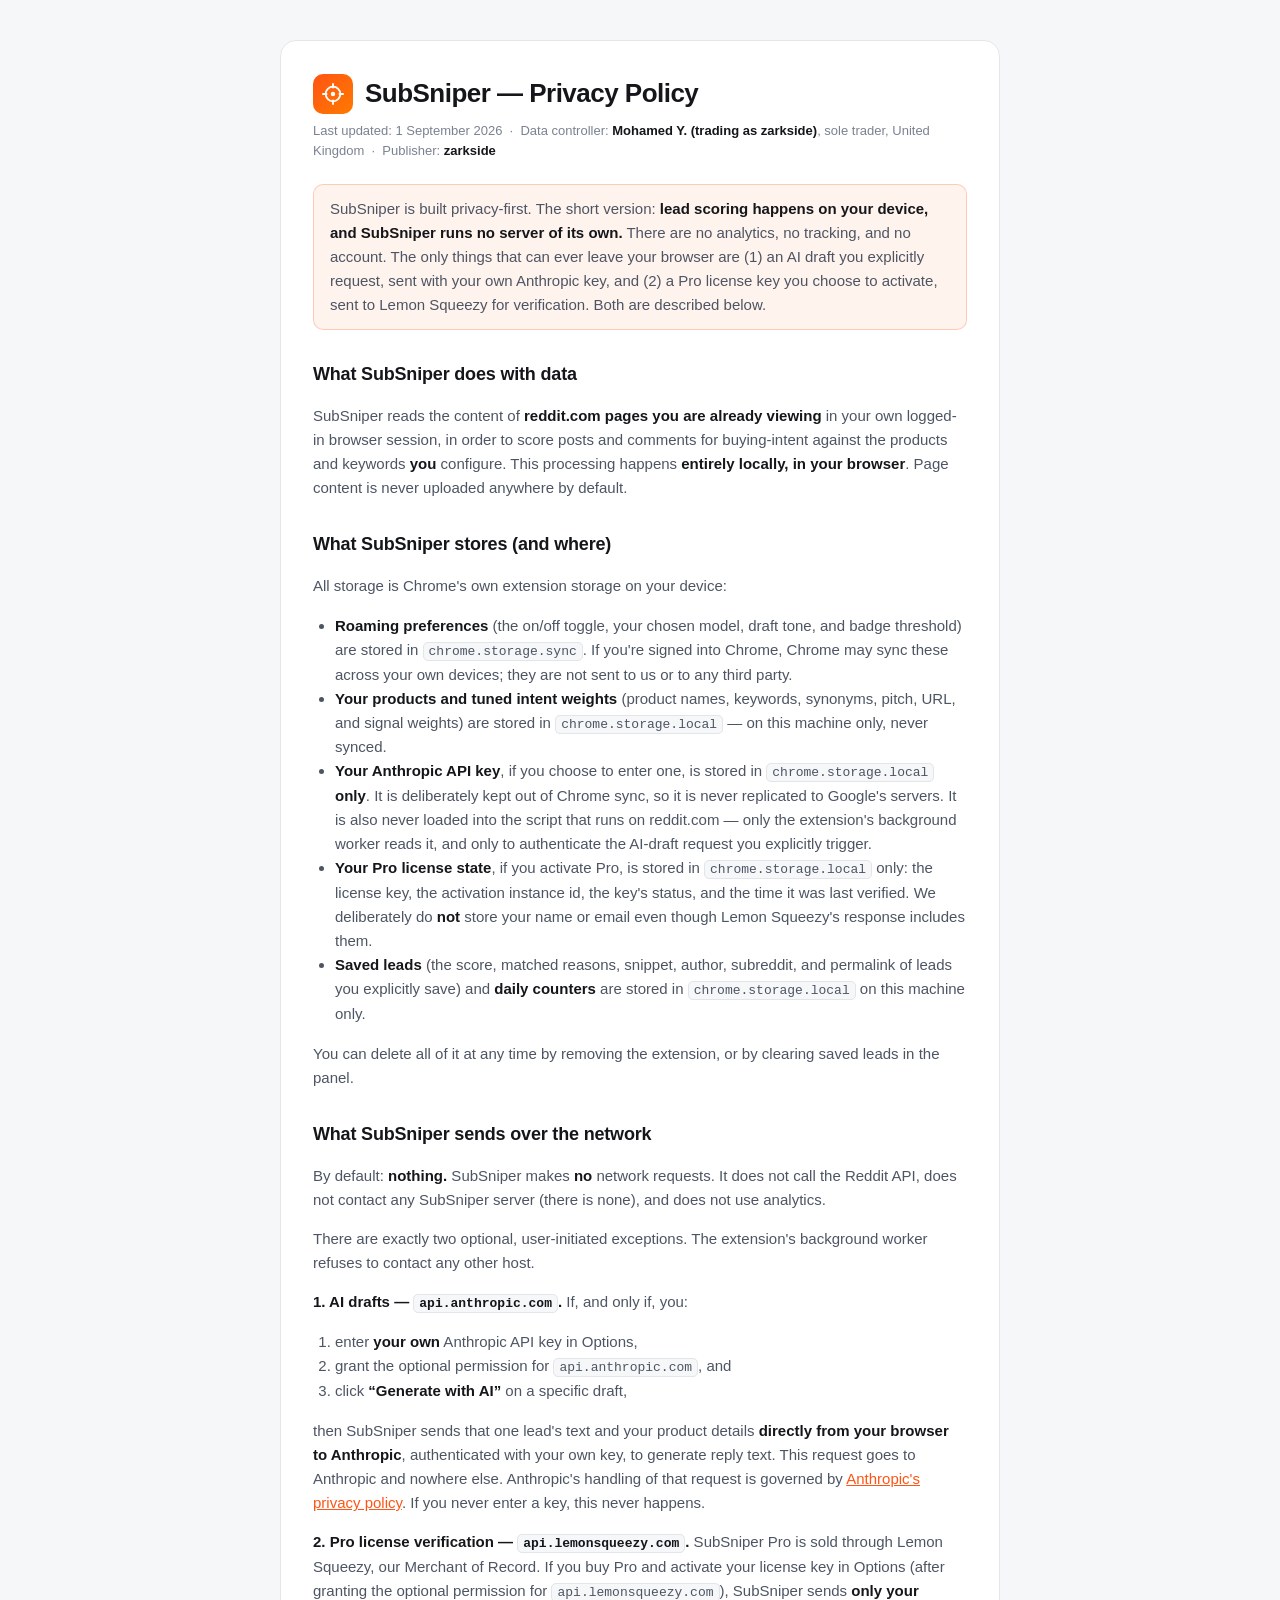
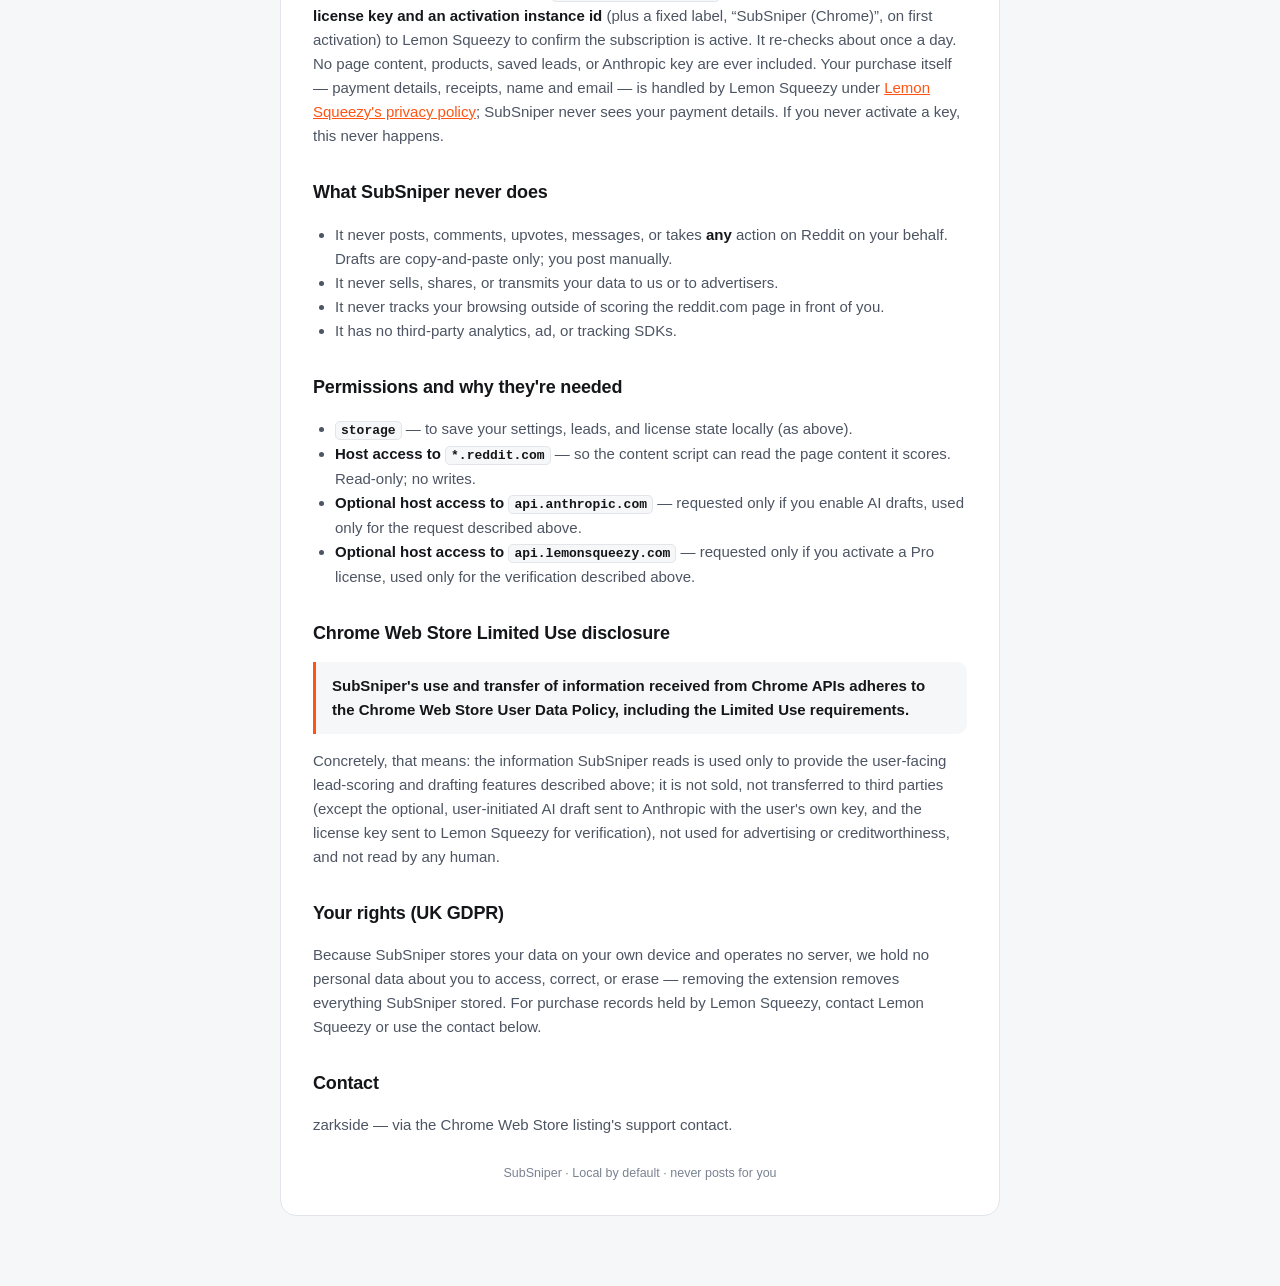
<file: docs/index.html>
<!DOCTYPE html>
<html lang="en">
<head>
<meta charset="utf-8">
<meta name="viewport" content="width=device-width, initial-scale=1">
<title>SubSniper — Privacy Policy</title>
<meta name="description" content="Privacy policy for the SubSniper Chrome extension. Lead scoring runs on your device; no SubSniper server; optional AI drafts and Pro license verification are user-initiated.">
<style>
  :root{--bg:#f6f7f9;--card:#fff;--fg:#14161a;--fg2:#4d5563;--muted:#7a8291;--border:#e2e5ea;--accent:#ff5414}
  @media (prefers-color-scheme:dark){:root{--bg:#101216;--card:#16181d;--fg:#f2f4f7;--fg2:#b7bdc9;--muted:#838a97;--border:#2c313a}}
  *{box-sizing:border-box}
  body{margin:0;font-family:-apple-system,BlinkMacSystemFont,"Segoe UI",Roboto,Helvetica,Arial,sans-serif;background:var(--bg);color:var(--fg);line-height:1.6;-webkit-font-smoothing:antialiased}
  .wrap{max-width:760px;margin:0 auto;padding:40px 20px 80px}
  .card{background:var(--card);border:1px solid var(--border);border-radius:16px;padding:32px}
  .brand{display:flex;align-items:center;gap:12px;margin-bottom:6px}
  .mark{width:40px;height:40px;border-radius:10px;background:linear-gradient(135deg,#ff5414,#ff7a00);display:flex;align-items:center;justify-content:center;color:#fff;flex:0 0 auto}
  h1{font-size:26px;margin:0;letter-spacing:-.02em}
  .meta{color:var(--muted);font-size:13px;margin:0 0 22px}
  h2{font-size:18px;margin:30px 0 8px;letter-spacing:-.01em}
  p,li{color:var(--fg2);font-size:15px}
  strong{color:var(--fg)}
  code{background:var(--bg);border:1px solid var(--border);border-radius:5px;padding:1px 5px;font-size:13px}
  ul,ol{padding-left:22px}
  a{color:var(--accent)}
  .callout{background:rgba(255,84,20,.07);border:1px solid rgba(255,84,20,.25);border-radius:10px;padding:12px 16px}
  .limited{background:var(--bg);border-left:3px solid var(--accent);padding:12px 16px;border-radius:0 10px 10px 0}
  footer{color:var(--muted);font-size:12.5px;margin-top:26px;text-align:center}
</style>
</head>
<body>
<div class="wrap"><div class="card">

<div class="brand">
  <span class="mark" aria-hidden="true"><svg viewBox="0 0 24 24" width="22" height="22" fill="none"><circle cx="12" cy="12" r="8" stroke="currentColor" stroke-width="2"/><path d="M12 1v4M12 19v4M1 12h4M19 12h4" stroke="currentColor" stroke-width="2" stroke-linecap="round"/><circle cx="12" cy="12" r="2.4" fill="currentColor"/></svg></span>
  <h1>SubSniper — Privacy Policy</h1>
</div>
<p class="meta">Last updated: 1 September 2026 &nbsp;·&nbsp; Data controller: <strong>Mohamed Y. (trading as zarkside)</strong>, sole trader, United Kingdom &nbsp;·&nbsp; Publisher: <strong>zarkside</strong></p>

<p class="callout">SubSniper is built privacy-first. The short version: <strong>lead scoring happens on your device, and SubSniper runs no server of its own.</strong> There are no analytics, no tracking, and no account. The only things that can ever leave your browser are (1) an AI draft you explicitly request, sent with your own Anthropic key, and (2) a Pro license key you choose to activate, sent to Lemon Squeezy for verification. Both are described below.</p>

<h2>What SubSniper does with data</h2>
<p>SubSniper reads the content of <strong>reddit.com pages you are already viewing</strong> in your own logged-in browser session, in order to score posts and comments for buying-intent against the products and keywords <strong>you</strong> configure. This processing happens <strong>entirely locally, in your browser</strong>. Page content is never uploaded anywhere by default.</p>

<h2>What SubSniper stores (and where)</h2>
<p>All storage is Chrome's own extension storage on your device:</p>
<ul>
  <li><strong>Roaming preferences</strong> (the on/off toggle, your chosen model, draft tone, and badge threshold) are stored in <code>chrome.storage.sync</code>. If you're signed into Chrome, Chrome may sync these across your own devices; they are not sent to us or to any third party.</li>
  <li><strong>Your products and tuned intent weights</strong> (product names, keywords, synonyms, pitch, URL, and signal weights) are stored in <code>chrome.storage.local</code> — on this machine only, never synced.</li>
  <li><strong>Your Anthropic API key</strong>, if you choose to enter one, is stored in <code>chrome.storage.local</code> <strong>only</strong>. It is deliberately kept out of Chrome sync, so it is never replicated to Google's servers. It is also never loaded into the script that runs on reddit.com — only the extension's background worker reads it, and only to authenticate the AI-draft request you explicitly trigger.</li>
  <li><strong>Your Pro license state</strong>, if you activate Pro, is stored in <code>chrome.storage.local</code> only: the license key, the activation instance id, the key's status, and the time it was last verified. We deliberately do <strong>not</strong> store your name or email even though Lemon Squeezy's response includes them.</li>
  <li><strong>Saved leads</strong> (the score, matched reasons, snippet, author, subreddit, and permalink of leads you explicitly save) and <strong>daily counters</strong> are stored in <code>chrome.storage.local</code> on this machine only.</li>
</ul>
<p>You can delete all of it at any time by removing the extension, or by clearing saved leads in the panel.</p>

<h2>What SubSniper sends over the network</h2>
<p>By default: <strong>nothing.</strong> SubSniper makes <strong>no</strong> network requests. It does not call the Reddit API, does not contact any SubSniper server (there is none), and does not use analytics.</p>
<p>There are exactly two optional, user-initiated exceptions. The extension's background worker refuses to contact any other host.</p>

<p><strong>1. AI drafts — <code>api.anthropic.com</code>.</strong> If, and only if, you:</p>
<ol>
  <li>enter <strong>your own</strong> Anthropic API key in Options,</li>
  <li>grant the optional permission for <code>api.anthropic.com</code>, and</li>
  <li>click <strong>“Generate with AI”</strong> on a specific draft,</li>
</ol>
<p>then SubSniper sends that one lead's text and your product details <strong>directly from your browser to Anthropic</strong>, authenticated with your own key, to generate reply text. This request goes to Anthropic and nowhere else. Anthropic's handling of that request is governed by <a href="https://www.anthropic.com/legal/privacy" rel="noopener">Anthropic's privacy policy</a>. If you never enter a key, this never happens.</p>

<p><strong>2. Pro license verification — <code>api.lemonsqueezy.com</code>.</strong> SubSniper Pro is sold through Lemon Squeezy, our Merchant of Record. If you buy Pro and activate your license key in Options (after granting the optional permission for <code>api.lemonsqueezy.com</code>), SubSniper sends <strong>only your license key and an activation instance id</strong> (plus a fixed label, “SubSniper (Chrome)”, on first activation) to Lemon Squeezy to confirm the subscription is active. It re-checks about once a day. No page content, products, saved leads, or Anthropic key are ever included. Your purchase itself — payment details, receipts, name and email — is handled by Lemon Squeezy under <a href="https://www.lemonsqueezy.com/privacy" rel="noopener">Lemon Squeezy's privacy policy</a>; SubSniper never sees your payment details. If you never activate a key, this never happens.</p>

<h2>What SubSniper never does</h2>
<ul>
  <li>It never posts, comments, upvotes, messages, or takes <strong>any</strong> action on Reddit on your behalf. Drafts are copy-and-paste only; you post manually.</li>
  <li>It never sells, shares, or transmits your data to us or to advertisers.</li>
  <li>It never tracks your browsing outside of scoring the reddit.com page in front of you.</li>
  <li>It has no third-party analytics, ad, or tracking SDKs.</li>
</ul>

<h2>Permissions and why they're needed</h2>
<ul>
  <li><strong><code>storage</code></strong> — to save your settings, leads, and license state locally (as above).</li>
  <li><strong>Host access to <code>*.reddit.com</code></strong> — so the content script can read the page content it scores. Read-only; no writes.</li>
  <li><strong>Optional host access to <code>api.anthropic.com</code></strong> — requested only if you enable AI drafts, used only for the request described above.</li>
  <li><strong>Optional host access to <code>api.lemonsqueezy.com</code></strong> — requested only if you activate a Pro license, used only for the verification described above.</li>
</ul>

<h2>Chrome Web Store Limited Use disclosure</h2>
<p class="limited"><strong>SubSniper's use and transfer of information received from Chrome APIs adheres to the Chrome Web Store User Data Policy, including the Limited Use requirements.</strong></p>
<p>Concretely, that means: the information SubSniper reads is used only to provide the user-facing lead-scoring and drafting features described above; it is not sold, not transferred to third parties (except the optional, user-initiated AI draft sent to Anthropic with the user's own key, and the license key sent to Lemon Squeezy for verification), not used for advertising or creditworthiness, and not read by any human.</p>

<h2>Your rights (UK GDPR)</h2>
<p>Because SubSniper stores your data on your own device and operates no server, we hold no personal data about you to access, correct, or erase — removing the extension removes everything SubSniper stored. For purchase records held by Lemon Squeezy, contact Lemon Squeezy or use the contact below.</p>

<h2>Contact</h2>
<p>zarkside — via the Chrome Web Store listing's support contact.</p>

<footer>SubSniper · Local by default · never posts for you</footer>
</div></div>
</body>
</html>
</file>
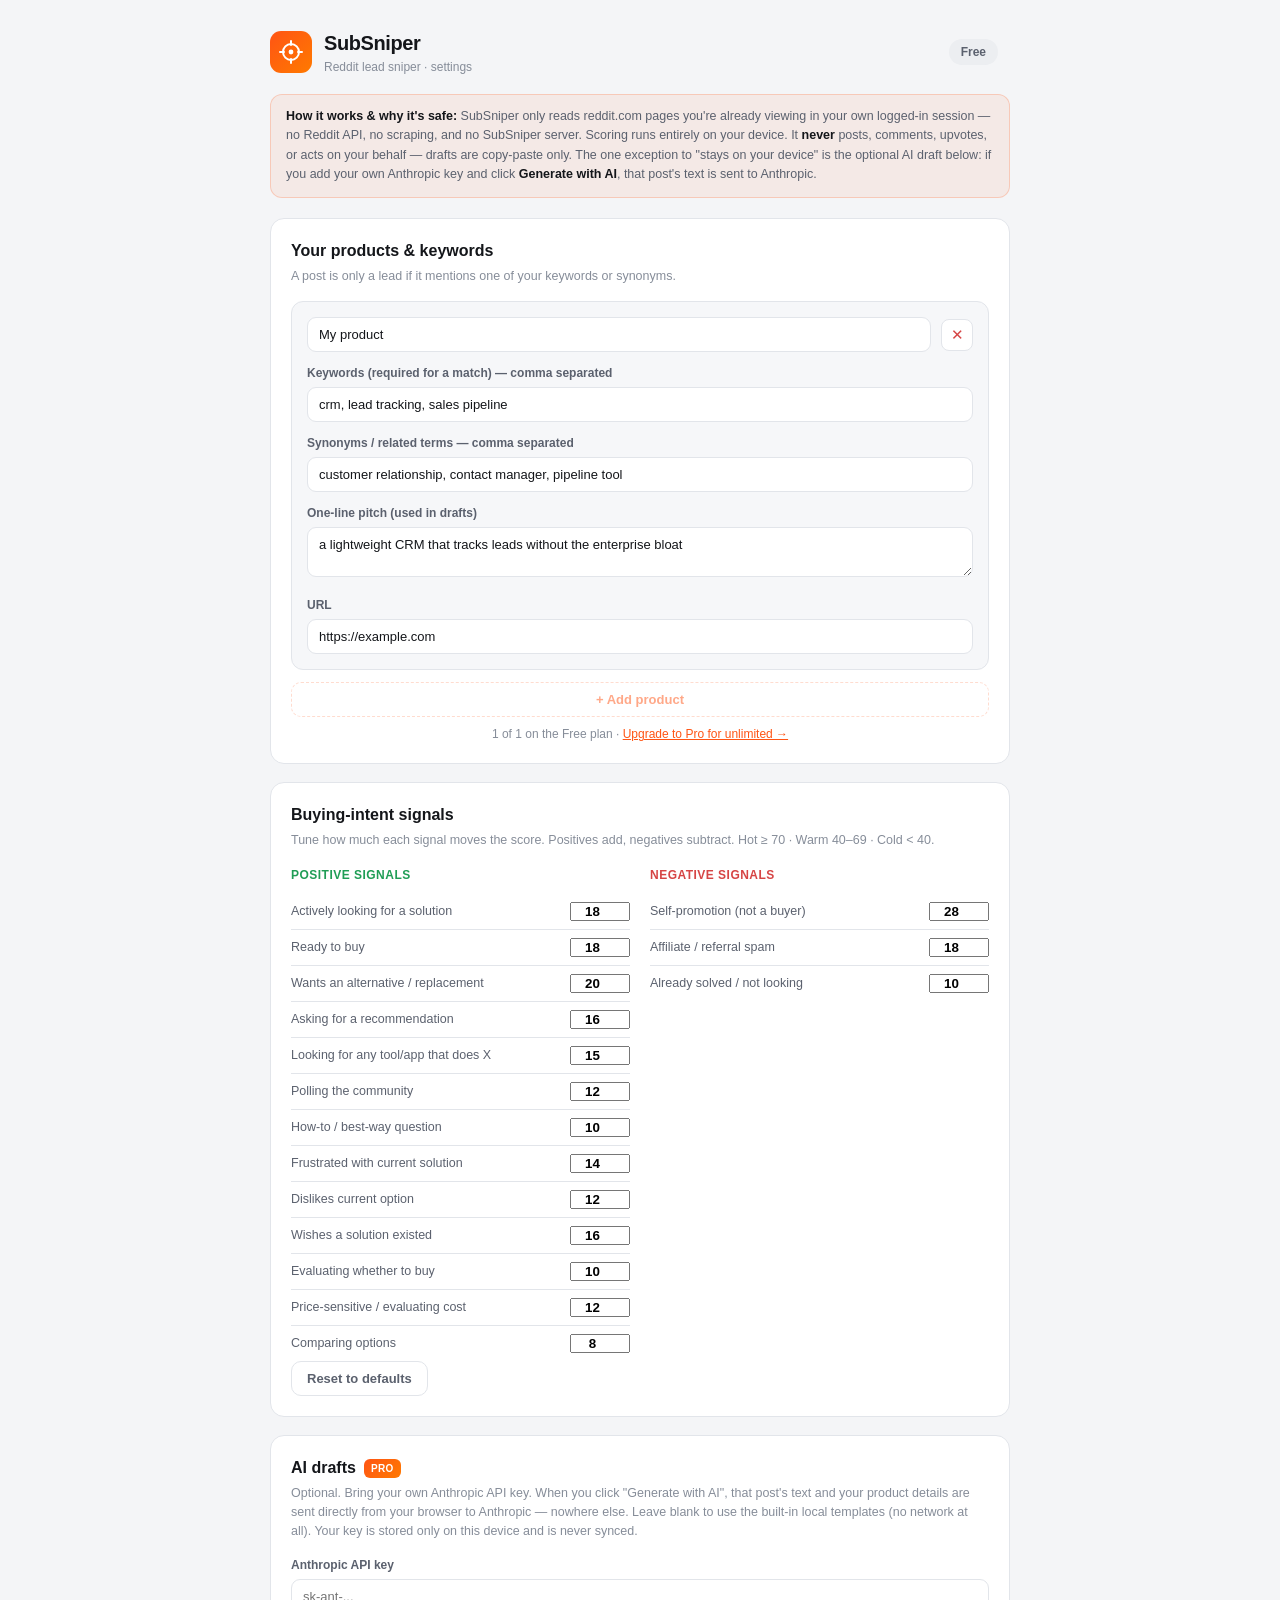
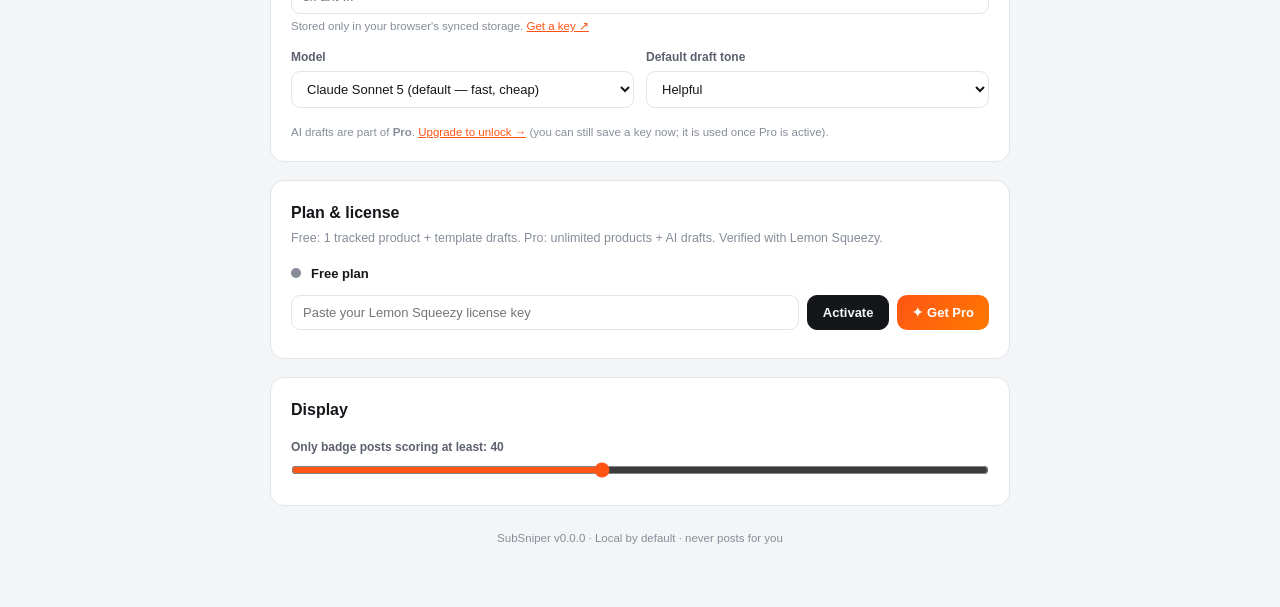
<file: src/options/options.html>
<!DOCTYPE html>
<html lang="en">
<head>
  <meta charset="utf-8" />
  <meta name="viewport" content="width=device-width, initial-scale=1" />
  <title>SubSniper — Settings</title>
  <link rel="stylesheet" href="options.css" />
</head>
<body>
  <div class="wrap">
    <header class="masthead">
      <div class="brand">
        <span class="brand-mark" id="brand-mark"></span>
        <div>
          <h1>SubSniper</h1>
          <p class="sub">Reddit lead sniper · settings</p>
        </div>
      </div>
      <div class="mast-right">
        <span class="plan-pill" id="plan-pill">Free</span>
        <span class="save-state" id="save-state"></span>
      </div>
    </header>

    <div class="guard-banner">
      <b>How it works &amp; why it's safe:</b> SubSniper only reads reddit.com pages
      you're already viewing in your own logged-in session — no Reddit API, no
      scraping, and no SubSniper server. Scoring runs entirely on your device.
      It <b>never</b> posts, comments, upvotes, or acts on your behalf — drafts are
      copy-paste only. The one exception to "stays on your device" is the
      optional AI draft below: if you add your own Anthropic key and click
      <b>Generate with AI</b>, that post's text is sent to Anthropic.
    </div>

    <!-- PRODUCTS -->
    <section class="card">
      <div class="card-head">
        <h2>Your products &amp; keywords</h2>
        <p>A post is only a lead if it mentions one of your keywords or synonyms.</p>
      </div>
      <div id="products"></div>
      <button class="btn btn-add" id="add-product">+ Add product</button>
      <p class="limit-note" id="product-limit"></p>
    </section>

    <!-- INTENT TUNER -->
    <section class="card">
      <div class="card-head">
        <h2>Buying-intent signals</h2>
        <p>Tune how much each signal moves the score. Positives add, negatives subtract.
          Hot ≥ 70 · Warm 40–69 · Cold &lt; 40.</p>
      </div>
      <div class="lex-cols">
        <div>
          <h3 class="lex-title lex-pos">Positive signals</h3>
          <div id="lex-positive"></div>
        </div>
        <div>
          <h3 class="lex-title lex-neg">Negative signals</h3>
          <div id="lex-negative"></div>
        </div>
      </div>
      <button class="btn btn-ghost" id="lex-reset">Reset to defaults</button>
    </section>

    <!-- AI DRAFTS -->
    <section class="card">
      <div class="card-head">
        <h2>AI drafts <span class="opt-badge" id="ai-badge">Optional</span></h2>
        <p>Optional. Bring your own Anthropic API key. When you click "Generate with
          AI", that post's text and your product details are sent directly from your
          browser to Anthropic — nowhere else. Leave blank to use the built-in local
          templates (no network at all). Your key is stored only on this device and
          is never synced.</p>
      </div>
      <div class="field">
        <label for="ai-key">Anthropic API key</label>
        <input type="password" id="ai-key" placeholder="sk-ant-..." autocomplete="off" spellcheck="false" />
        <p class="field-hint">Stored only in your browser's synced storage. <a href="https://console.anthropic.com/settings/keys" target="_blank" rel="noopener">Get a key ↗</a></p>
      </div>
      <div class="field-row">
        <div class="field">
          <label for="ai-model">Model</label>
          <select id="ai-model"></select>
        </div>
        <div class="field">
          <label for="ai-tone">Default draft tone</label>
          <select id="ai-tone">
            <option value="helpful">Helpful</option>
            <option value="concise">Concise</option>
            <option value="founder-to-founder">Founder-to-founder</option>
          </select>
        </div>
      </div>
      <p class="field-hint" id="ai-perm-note"></p>
    </section>

    <!-- PLAN -->
    <section class="card">
      <div class="card-head">
        <h2>Plan &amp; license</h2>
        <p id="plan-blurb">Where SubSniper stands today.</p>
      </div>
      <div id="license-box"></div>
    </section>

    <!-- DISPLAY -->
    <section class="card">
      <div class="card-head">
        <h2>Display</h2>
      </div>
      <div class="field">
        <label for="min-score">Only badge posts scoring at least: <b id="min-score-val">40</b></label>
        <input type="range" id="min-score" min="0" max="90" step="5" />
      </div>
    </section>

    <footer class="foot">
      SubSniper v<span id="ver"></span> · Local by default · never posts for you
    </footer>
  </div>

  <script src="../common/constants.js"></script>
  <script src="../common/storage.js"></script>
  <script src="../common/intent-engine.js"></script>
  <script src="../common/billing-config.js"></script>
  <script src="../common/license.js"></script>
  <script src="options.js"></script>
</body>
</html>
</file>
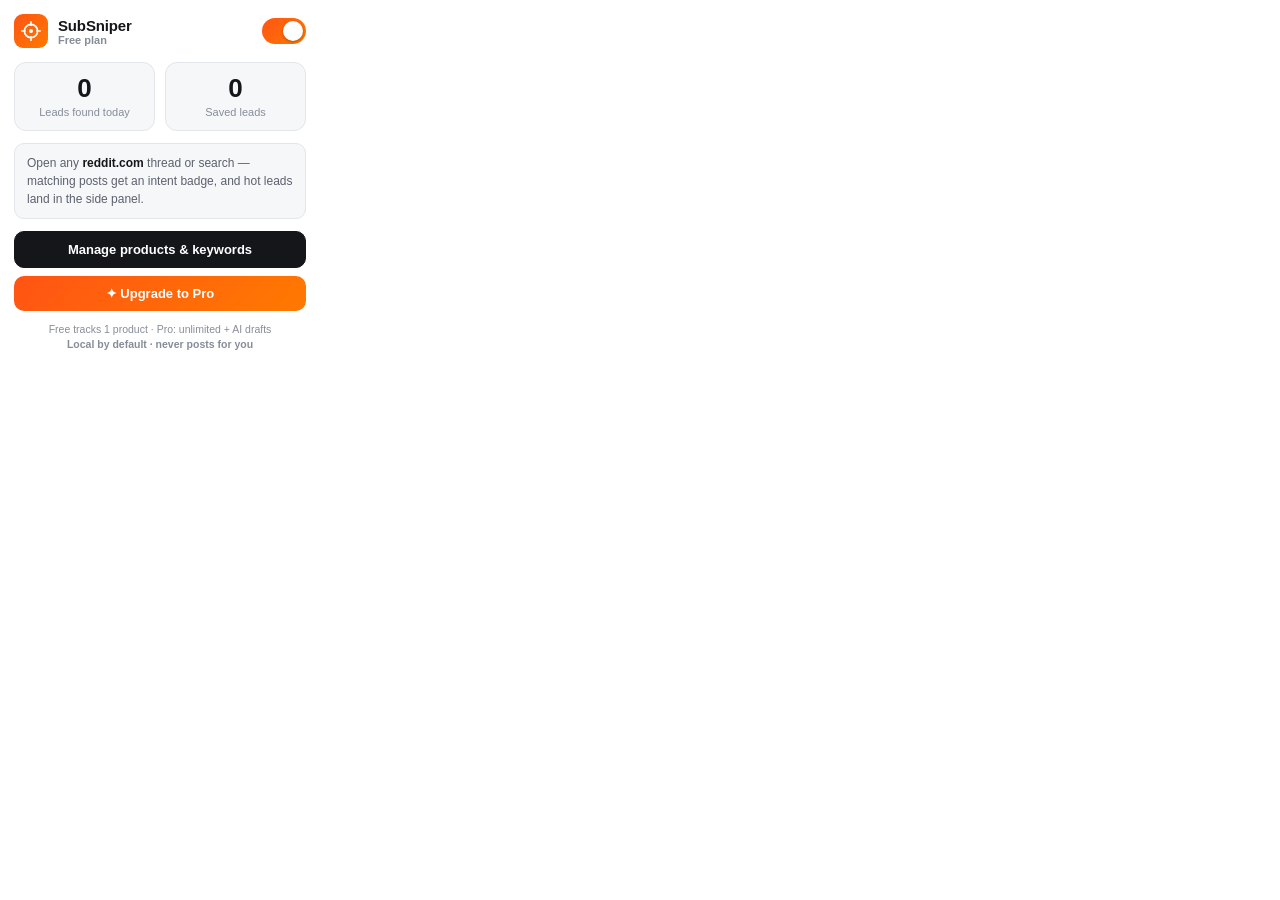
<file: src/popup/popup.html>
<!DOCTYPE html>
<html lang="en">
<head>
  <meta charset="utf-8" />
  <meta name="viewport" content="width=device-width, initial-scale=1" />
  <title>SubSniper</title>
  <link rel="stylesheet" href="popup.css" />
</head>
<body>
  <div class="pp">
    <header class="pp-head">
      <div class="pp-brand">
        <span class="pp-mark" id="pp-mark"></span>
        <div>
          <div class="pp-name">SubSniper</div>
          <div class="pp-tag" id="pp-plan">Free plan</div>
        </div>
      </div>
      <label class="pp-switch" title="Turn SubSniper on/off on Reddit">
        <input type="checkbox" id="pp-enabled" />
        <span class="pp-slider"></span>
      </label>
    </header>

    <section class="pp-stats">
      <div class="pp-stat">
        <div class="pp-stat-num" id="pp-found">0</div>
        <div class="pp-stat-lbl">Leads found today</div>
      </div>
      <div class="pp-stat">
        <div class="pp-stat-num" id="pp-saved">0</div>
        <div class="pp-stat-lbl">Saved leads</div>
      </div>
    </section>

    <section class="pp-hint" id="pp-hint">
      Open any <b>reddit.com</b> thread or search — matching posts get an intent
      badge, and hot leads land in the side panel.
    </section>

    <section class="pp-actions">
      <button class="pp-btn pp-btn-primary" id="pp-options">Manage products &amp; keywords</button>
      <button class="pp-btn pp-btn-upgrade" id="pp-upgrade" hidden>✦ Upgrade to Pro</button>
    </section>

    <footer class="pp-foot">
      <span id="pp-limits"></span>
      <span class="pp-guard">Local by default · never posts for you</span>
    </footer>
  </div>

  <script src="../common/constants.js"></script>
  <script src="../common/storage.js"></script>
  <script src="../common/billing-config.js"></script>
  <script src="../common/license.js"></script>
  <script src="popup.js"></script>
</body>
</html>
</file>
<file: src/options/options.css>
/* SubSniper — options.css */
:root {
  --bg: #f4f5f7; --card: #ffffff; --bg-2: #f6f7f9; --bg-3: #eceef1;
  --fg: #14161a; --fg-2: #5b616e; --muted: #868d99;
  --border: #e2e5ea; --accent: #ff5414; --accent-2: #ff7a00;
  --pos: #1f9d55; --neg: #d64545;
  --font: -apple-system, BlinkMacSystemFont, "Segoe UI", Roboto, Helvetica, Arial, sans-serif;
  --radius: 14px;
}
@media (prefers-color-scheme: dark) {
  :root {
    --bg: #101216; --card: #16181d; --bg-2: #1d2026; --bg-3: #262a32;
    --fg: #f2f4f7; --fg-2: #b7bdc9; --muted: #838a97; --border: #2c313a;
  }
}
* { box-sizing: border-box; margin: 0; padding: 0; }
body { font-family: var(--font); background: var(--bg); color: var(--fg); -webkit-font-smoothing: antialiased; line-height: 1.5; }
a { color: var(--accent); }
.wrap { max-width: 780px; margin: 0 auto; padding: 28px 20px 60px; }

.masthead { display: flex; align-items: center; justify-content: space-between; margin-bottom: 18px; }
.brand { display: flex; align-items: center; gap: 12px; }
.brand-mark {
  width: 42px; height: 42px; border-radius: 11px; color: #fff;
  background: linear-gradient(135deg, var(--accent), var(--accent-2));
  display: flex; align-items: center; justify-content: center;
}
.brand h1 { font-size: 20px; font-weight: 800; letter-spacing: -.02em; }
.sub { font-size: 12px; color: var(--muted); }
.mast-right { display: flex; align-items: center; gap: 12px; }
.plan-pill {
  font-size: 12px; font-weight: 800; padding: 4px 12px; border-radius: 999px;
  background: var(--bg-3); color: var(--fg-2);
}
.plan-pill.is-pro { background: linear-gradient(135deg, var(--accent), var(--accent-2)); color: #fff; }
.save-state { font-size: 12px; color: var(--pos); font-weight: 700; opacity: 0; transition: opacity .2s; }
.save-state.show { opacity: 1; }

.guard-banner {
  background: rgba(255,84,20,.07); border: 1px solid rgba(255,84,20,.22);
  border-radius: 12px; padding: 12px 15px; font-size: 12.5px; line-height: 1.55;
  color: var(--fg-2); margin-bottom: 20px;
}
.guard-banner b { color: var(--fg); }

.card {
  background: var(--card); border: 1px solid var(--border); border-radius: var(--radius);
  padding: 20px; margin-bottom: 18px;
}
.card-head { margin-bottom: 16px; }
.card-head h2 { font-size: 16px; font-weight: 800; display: flex; align-items: center; gap: 8px; }
.card-head p { font-size: 12.5px; color: var(--muted); margin-top: 4px; }
.opt-badge {
  font-size: 10px; font-weight: 800; text-transform: uppercase; letter-spacing: .04em;
  background: var(--bg-3); color: var(--fg-2);
  padding: 2px 7px; border-radius: 6px;
}
.opt-badge.is-pro { background: linear-gradient(135deg, var(--accent), var(--accent-2)); color: #fff; }
.save-state.err { color: var(--neg); opacity: 1; }
.license-meta { font-size: 11.5px; color: var(--muted); margin-top: 6px; }
.license-actions { display: flex; gap: 8px; margin-top: 10px; flex-wrap: wrap; }
.plan-note { font-size: 13px; color: var(--fg-2); line-height: 1.6; }
.plan-note b { color: var(--fg); }

/* Products */
.product {
  border: 1px solid var(--border); border-radius: 12px; padding: 15px;
  margin-bottom: 12px; background: var(--bg-2);
}
.product-top { display: flex; align-items: center; gap: 10px; margin-bottom: 12px; }
.product-top input { flex: 1; }
.btn-remove {
  border: 1px solid var(--border); background: var(--card); color: var(--neg);
  width: 32px; height: 32px; border-radius: 8px; cursor: pointer; font-size: 15px; flex: 0 0 auto;
}
.btn-remove:hover { background: rgba(214,69,69,.1); }

.field { margin-bottom: 12px; }
.field:last-child { margin-bottom: 0; }
.field label { display: block; font-size: 12px; font-weight: 700; color: var(--fg-2); margin-bottom: 5px; }
.field-hint { font-size: 11.5px; color: var(--muted); margin-top: 4px; }
.field-row { display: flex; gap: 12px; }
.field-row .field { flex: 1; }

input[type="text"], input[type="password"], textarea, select {
  width: 100%; border: 1px solid var(--border); border-radius: 9px;
  background: var(--card); color: var(--fg); font-family: var(--font);
  padding: 9px 11px; font-size: 13px;
}
input:focus, textarea:focus, select:focus { outline: 2px solid var(--accent); outline-offset: 1px; border-color: transparent; }
textarea { resize: vertical; min-height: 46px; }

.btn {
  border: 1px solid var(--border); background: var(--card); color: var(--fg);
  padding: 9px 15px; border-radius: 10px; font-size: 13px; font-weight: 700;
  cursor: pointer; font-family: var(--font); transition: all .12s ease;
}
.btn:hover { background: var(--bg-3); }
.btn-add { border-style: dashed; color: var(--accent); border-color: rgba(255,84,20,.4); width: 100%; }
.btn-add:hover { background: rgba(255,84,20,.08); }
.btn-add:disabled { opacity: .5; cursor: not-allowed; }
.btn-primary { background: var(--fg); color: var(--bg); border-color: var(--fg); }
.btn-primary:hover { filter: brightness(1.15); background: var(--fg); }
.btn-upgrade { background: linear-gradient(135deg, var(--accent), var(--accent-2)); color: #fff; border: none; }
.btn-ghost { color: var(--fg-2); }
.limit-note { font-size: 12px; color: var(--muted); margin-top: 8px; text-align: center; }

/* Lexicon tuner */
.lex-cols { display: grid; grid-template-columns: 1fr 1fr; gap: 20px; }
@media (max-width: 620px) { .lex-cols { grid-template-columns: 1fr; } }
.lex-title { font-size: 12px; font-weight: 800; text-transform: uppercase; letter-spacing: .04em; margin-bottom: 10px; }
.lex-pos { color: var(--pos); }
.lex-neg { color: var(--neg); }
.lex-row {
  display: flex; align-items: center; justify-content: space-between; gap: 10px;
  padding: 8px 0; border-bottom: 1px solid var(--border);
}
.lex-row:last-child { border-bottom: none; }
.lex-label { font-size: 12.5px; color: var(--fg-2); flex: 1; }
.lex-weight {
  width: 60px; text-align: center; font-variant-numeric: tabular-nums; font-weight: 700;
}

/* License box */
.license-status { display: flex; align-items: center; gap: 10px; margin-bottom: 12px; }
.license-dot { width: 10px; height: 10px; border-radius: 50%; background: var(--muted); }
.license-dot.on { background: var(--pos); }
.license-text { font-size: 13px; font-weight: 600; }
.license-row { display: flex; gap: 8px; }
.license-row input { flex: 1; }
.license-msg { font-size: 12px; margin-top: 8px; }
.license-msg.err { color: var(--neg); }
.license-msg.ok { color: var(--pos); }

input[type="range"] { width: 100%; accent-color: var(--accent); }

.foot { text-align: center; font-size: 11.5px; color: var(--muted); margin-top: 24px; }
</file>
<file: src/popup/popup.css>
/* SubSniper — popup.css */
:root {
  --bg: #ffffff; --bg-2: #f6f7f9; --bg-3: #eceef1;
  --fg: #14161a; --fg-2: #5b616e; --muted: #868d99;
  --border: #e2e5ea; --accent: #ff5414; --accent-2: #ff7a00;
  --pos: #1f9d55;
  --font: -apple-system, BlinkMacSystemFont, "Segoe UI", Roboto, Helvetica, Arial, sans-serif;
}
@media (prefers-color-scheme: dark) {
  :root {
    --bg: #16181d; --bg-2: #1d2026; --bg-3: #262a32;
    --fg: #f2f4f7; --fg-2: #b7bdc9; --muted: #838a97; --border: #2c313a;
  }
}
* { box-sizing: border-box; margin: 0; padding: 0; }
html, body { width: 320px; }
body { font-family: var(--font); background: var(--bg); color: var(--fg); -webkit-font-smoothing: antialiased; }
.pp { padding: 14px; }

.pp-head { display: flex; align-items: center; justify-content: space-between; margin-bottom: 14px; }
.pp-brand { display: flex; align-items: center; gap: 10px; }
.pp-mark {
  width: 34px; height: 34px; border-radius: 9px;
  background: linear-gradient(135deg, var(--accent), var(--accent-2));
  display: flex; align-items: center; justify-content: center; color: #fff;
}
.pp-name { font-weight: 800; font-size: 15px; letter-spacing: -.01em; }
.pp-tag { font-size: 11px; color: var(--muted); font-weight: 600; }
.pp-tag.is-pro { color: var(--accent); }

/* Toggle switch */
.pp-switch { position: relative; display: inline-block; width: 44px; height: 26px; }
.pp-switch input { opacity: 0; width: 0; height: 0; }
.pp-slider {
  position: absolute; inset: 0; cursor: pointer;
  background: var(--bg-3); border-radius: 999px; transition: .2s;
}
.pp-slider::before {
  content: ""; position: absolute; height: 20px; width: 20px; left: 3px; top: 3px;
  background: #fff; border-radius: 50%; transition: .2s; box-shadow: 0 1px 3px rgba(0,0,0,.3);
}
.pp-switch input:checked + .pp-slider { background: linear-gradient(135deg, var(--accent), var(--accent-2)); }
.pp-switch input:checked + .pp-slider::before { transform: translateX(18px); }

.pp-stats { display: flex; gap: 10px; margin-bottom: 12px; }
.pp-stat {
  flex: 1; background: var(--bg-2); border: 1px solid var(--border);
  border-radius: 12px; padding: 12px; text-align: center;
}
.pp-stat-num { font-size: 26px; font-weight: 800; line-height: 1; font-variant-numeric: tabular-nums; }
.pp-stat-lbl { font-size: 11px; color: var(--muted); margin-top: 5px; }

.pp-hint {
  font-size: 12px; line-height: 1.5; color: var(--fg-2);
  background: var(--bg-2); border: 1px solid var(--border);
  border-radius: 10px; padding: 10px 12px; margin-bottom: 12px;
}
.pp-hint b { color: var(--fg); }

.pp-actions { display: flex; flex-direction: column; gap: 8px; margin-bottom: 12px; }
.pp-btn {
  border: 1px solid var(--border); background: var(--bg); color: var(--fg);
  padding: 10px; border-radius: 10px; font-size: 13px; font-weight: 700; cursor: pointer;
  font-family: var(--font); transition: all .12s ease;
}
.pp-btn:hover { background: var(--bg-3); }
.pp-btn-primary { background: var(--fg); color: var(--bg); border-color: var(--fg); }
.pp-btn-primary:hover { filter: brightness(1.15); background: var(--fg); }
.pp-btn-upgrade {
  background: linear-gradient(135deg, var(--accent), var(--accent-2)); color: #fff; border: none;
}
.pp-btn-upgrade:hover { filter: brightness(1.07); }
.pp-btn-upgrade.is-pro { background: rgba(31,157,85,.12); color: var(--pos); }

.pp-foot { display: flex; flex-direction: column; gap: 3px; text-align: center; }
.pp-foot span { font-size: 10.5px; color: var(--muted); }
.pp-guard { font-weight: 600; }
</file>
